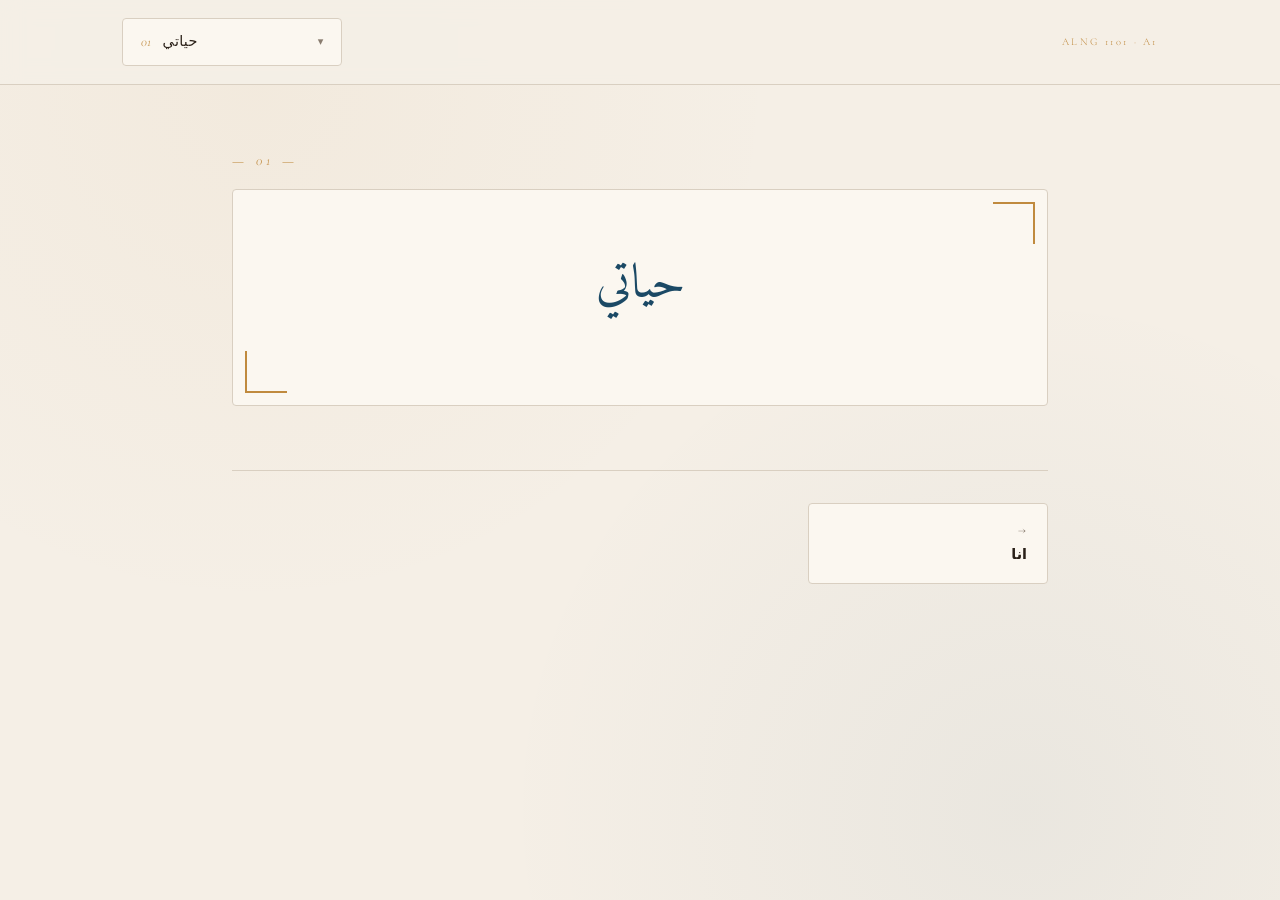
<file: index.html>
<!DOCTYPE html>
<html lang="ar" dir="rtl">

<head>
    <meta charset="UTF-8" />
    <meta name="viewport" content="width=device-width, initial-scale=1.0" />
    <title>Accueil — ALNG 1101</title>
    <link rel="preconnect" href="https://fonts.googleapis.com" />
    <link rel="preconnect" href="https://fonts.gstatic.com" crossorigin />
    <link
        href="https://fonts.googleapis.com/css2?family=Amiri:wght@400;700&family=Cairo:wght@300;400;600;700&family=Cormorant+Garamond:ital,wght@0,400;0,600;1,400&display=swap"
        rel="stylesheet" />
    <link rel="stylesheet" href="styles.css" />
</head>

<body>

    <header class="site-header">
        <div class="header-inner">
            <a href="./index.html" class="brand">
                <span class="brand-tag">ALNG 1101 · A1</span>
            </a>

            <div class="dropdown">
                <button class="dropdown-toggle" aria-expanded="false" aria-haspopup="true">
                    <span class="current-num">01</span>
                    <span class="current-label">Menu</span>
                    <span class="caret">▾</span>
                </button>
                <ul class="dropdown-menu" role="menu">
                    <li><a href="./index.html"><span class="menu-num">01</span><span class="menu-label">حياتي</span></a>
                    </li>
                    <li><a href="./presentation.html"><span class="menu-num">02</span><span
                                class="menu-label">انا</span></a></li>
                    <li><a href="./famille.html"><span class="menu-num">03</span><span
                                class="menu-label">اسرتي</span></a></li>
                    <li><a href="./ami.html"><span class="menu-num">04</span><span class="menu-label">أفضل
                                صديق</span></a></li>
                    <li><a href="./lieux.html"><span class="menu-num">05</span><span class="menu-label">زيارة في
                                مصر</span></a></li>
                    <li><a href="./routine.html"><span class="menu-num">06</span><span
                                class="menu-label">روتين</span></a></li>
                    <li><a href="./depart.html"><span class="menu-num">07</span><span class="menu-label">مع
                                السلامة</span></a></li>
                </ul>
            </div>
        </div>
    </header>

    <main class="main">
        <p class="page-num">— 01 —</p>


        <div class="hero">
            <h3 class="hero-title">
                <!-- Remplace par ton titre arabe -->
                حياتي
            </h3>
        </div>

        <nav class="pager">
            <span class="pager-spacer"></span>
            <a class="next" href="./presentation.html"><span class="pager-label"></span><span
                    class="pager-title">انا</span></a>
        </nav>
    </main>

    <script src="styles.js"></script>
</body>

</html>
</file>
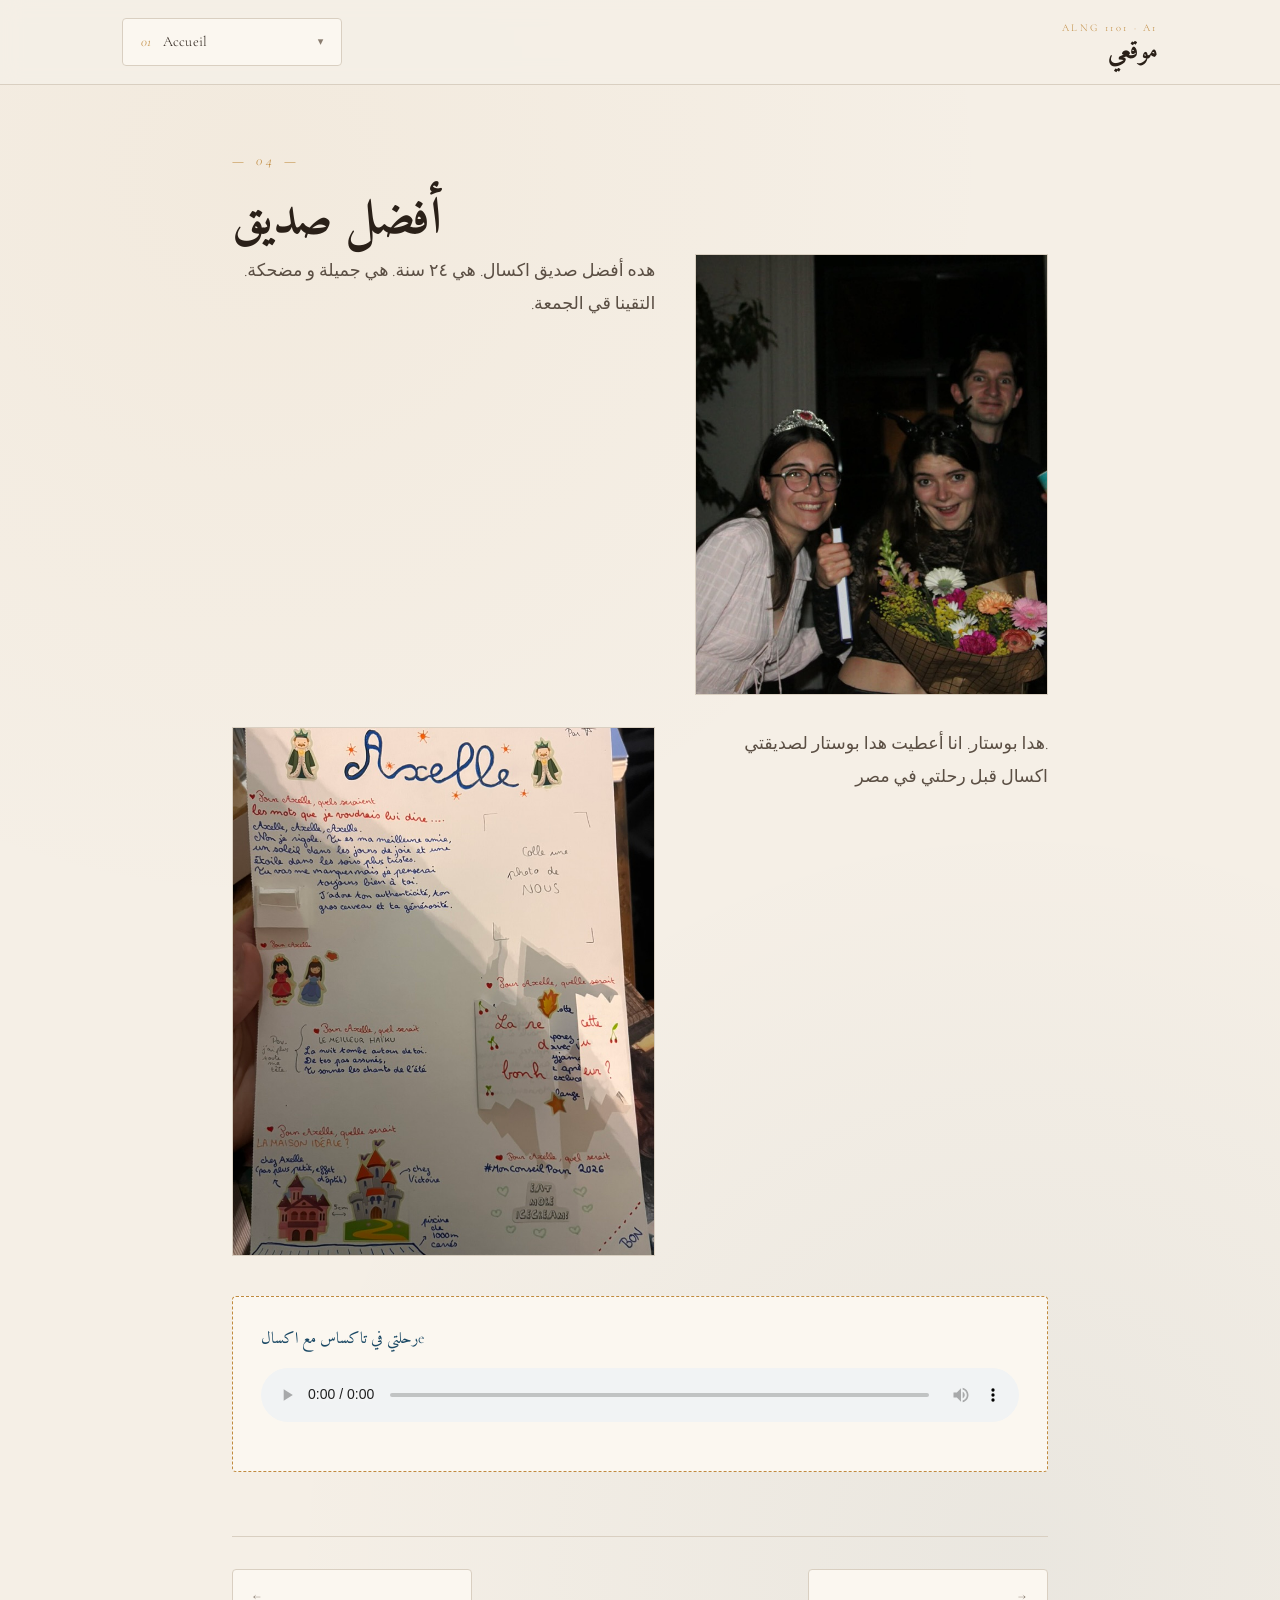
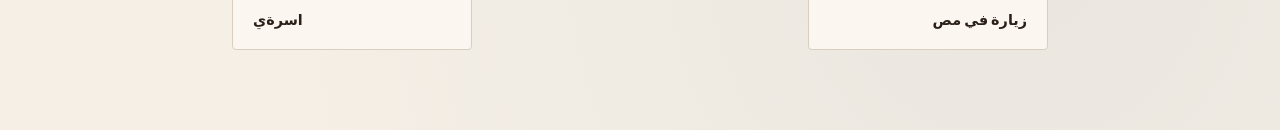
<file: amis.html>
<!DOCTYPE html>
<html lang="ar" dir="rtl">

<head>
    <meta charset="UTF-8" />
    <meta name="viewport" content="width=device-width, initial-scale=1.0" />
    <title>Mon ami(e) — ALNG 1101</title>
    <link rel="preconnect" href="https://fonts.googleapis.com" />
    <link rel="preconnect" href="https://fonts.gstatic.com" crossorigin />
    <link
        href="https://fonts.googleapis.com/css2?family=Amiri:wght@400;700&family=Cairo:wght@300;400;600;700&family=Cormorant+Garamond:ital,wght@0,400;0,600;1,400&display=swap"
        rel="stylesheet" />
    <link rel="stylesheet" href="styles.css" />
</head>

<body>

    <header class="site-header">
        <div class="header-inner">
            <a href="./index.html" class="brand">
                <span class="brand-tag">ALNG 1101 · A1</span>
                <span class="brand-title">موقعي</span>
            </a>

            <div class="dropdown">
                <button class="dropdown-toggle" aria-expanded="false" aria-haspopup="true">
                    <span class="current-num">01</span>
                    <span class="current-label">Accueil</span>
                    <span class="caret">▾</span>
                </button>
                <ul class="dropdown-menu" role="menu">
                    <li><a href="./index.html"><span class="menu-num">01</span><span class="menu-label">حياتي</span></a>
                    </li>
                    <li><a href="./presentation.html"><span class="menu-num">02</span><span
                                class="menu-label">انا</span></a></li>
                    <li><a href="./famille.html"><span class="menu-num">03</span><span
                                class="menu-label">اسرتي</span></a></li>
                    <li><a href="./ami.html"><span class="menu-num">04</span><span class="menu-label">أفضل
                                صديق</span></a></li>
                    <li><a href="./lieux.html"><span class="menu-num">05</span><span class="menu-label">زيارة في
                                مصر</span></a></li>
                    <li><a href="./routine.html"><span class="menu-num">06</span><span
                                class="menu-label">روتين</span></a></li>
                    <li><a href="./depart.html"><span class="menu-num">07</span><span class="menu-label">مع
                                السلامة</span></a></li>
                </ul>
            </div>
        </div>
    </header>

    <main class="main">
        <p class="page-num">— 04 —</p>
        <h2 class="page-title">أفضل صديق</h2>

        <div class="content-grid">
            <div class="photo-frame">
                <img src="./images/photo_with_axelle.jpeg" alt="...">
            </div>
            <div class="text-block">
                <p>
                    هده أفضل صديق اكسال. هي ٢٤ سنة. هي جميلة و مضحكة. التقينا قي الجمعة.
                </p>
            </div>
        </div>

        <div class="content-grid">
            <div class="text-block">
                <p>
                    .هدا بوستار. انا أعطيت هدا بوستار لصديقتي اكسال قبل رحلتي في مصر
                </p>
            </div>
            <div class="photo-frame">
                <img src="./images/poster_axelle.jpeg" alt="...">
            </div>
        </div>

        <div class="audio-block">
            <p class="audio-label">رحلتي في تاكساس مع اكسالe</p>
            <!-- Pour intégrer un audio :
           <audio controls src="./audio/ami.mp3"></audio>  -->
            <audio controls>
                <source src="" type="audio/mpeg" />
                Ton navigateur ne supporte pas l'audio.
            </audio>
            <p class="audio-hint"></p>
        </div>

        <nav class="pager">
            <a class="prev" href="./famille.html"><span class="pager-label"></span><span
                    class="pager-title">اسرةي</span></a>
            <a class="next" href="./lieux.html"><span class="pager-label"></span><span class="pager-title">
                    زيارة في مص </span></a>
        </nav>
    </main>

    <script src="styles.js"></script>
</body>

</html>
</file>
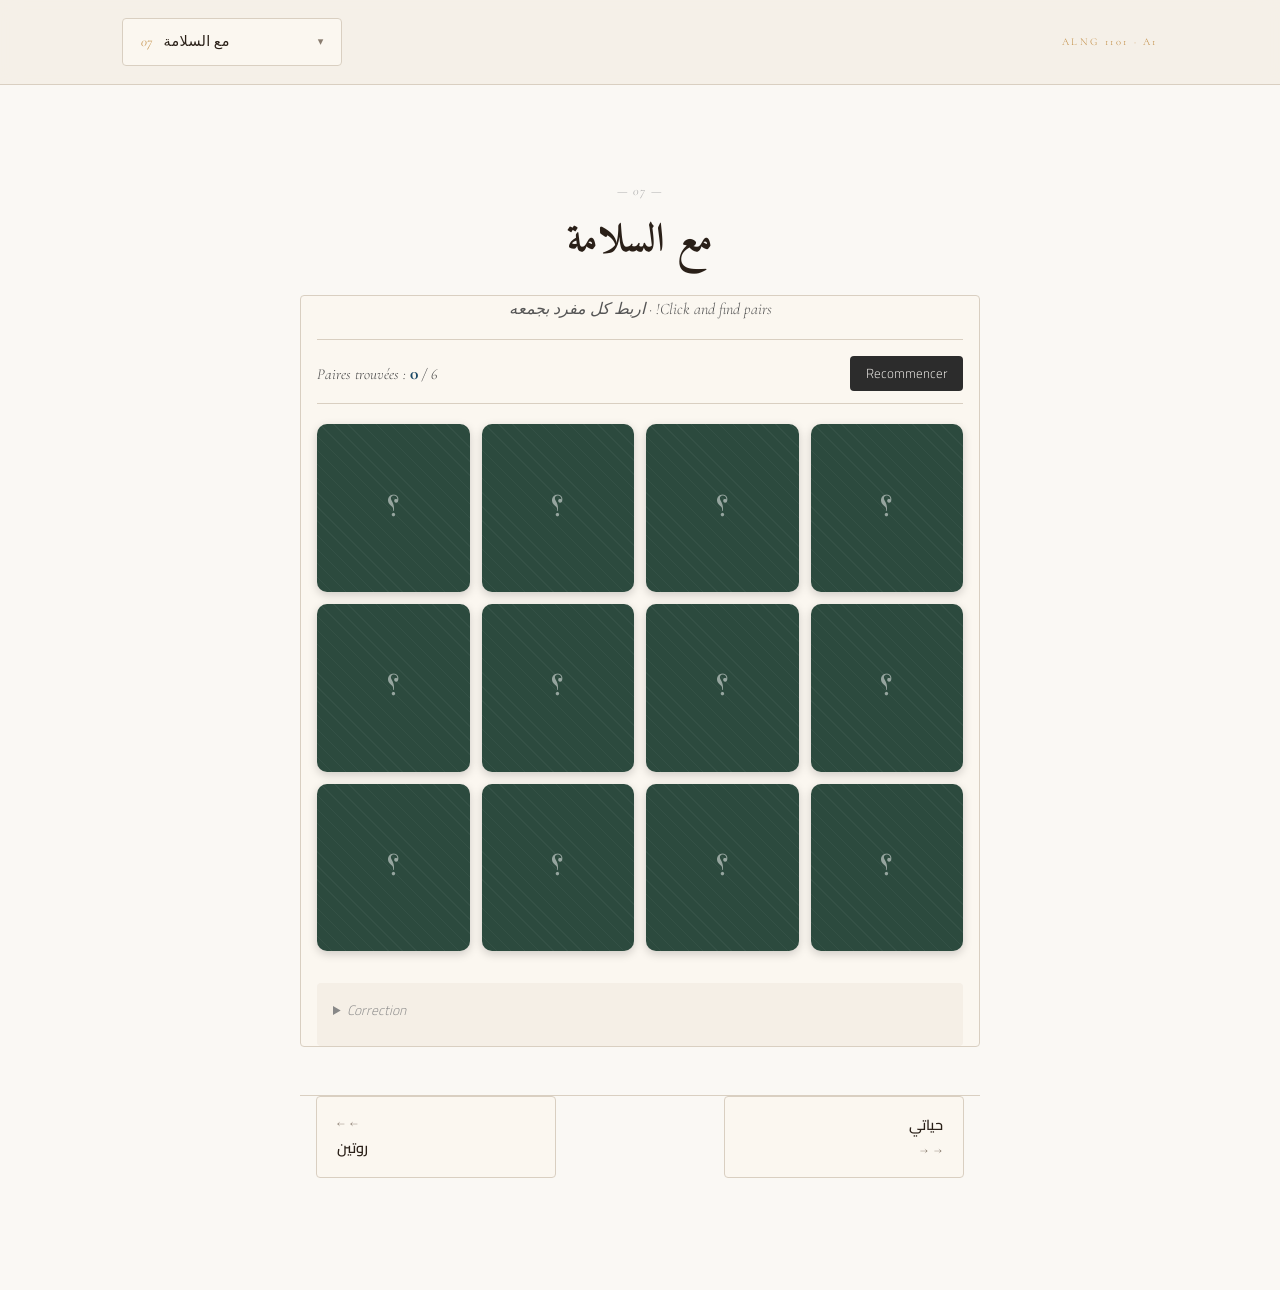
<file: depart.html>
<!DOCTYPE html>
<html lang="ar" dir="rtl">

<head>
    <meta charset="UTF-8" />
    <meta name="viewport" content="width=device-width, initial-scale=1.0" />
    <title>ALNG 1101</title>
    <link rel="preconnect" href="https://fonts.googleapis.com" />
    <link rel="preconnect" href="https://fonts.gstatic.com" crossorigin />
    <link
        href="https://fonts.googleapis.com/css2?family=Amiri:wght@400;700&family=Cairo:wght@300;400;600;700&family=Cormorant+Garamond:ital,wght@0,400;0,600;1,400&display=swap"
        rel="stylesheet" />
    <link rel="stylesheet" href="styles.css" />

    <style>
        /* ── Fallback styles if styles.css is absent ── */
        *, *::before, *::after { box-sizing: border-box; margin: 0; padding: 0; }
        body { font-family: 'Cairo', sans-serif; background: #faf8f4; color: #2c2c2c; direction: rtl; }

        /* ── Game layout ── */
        .game-block { max-width: 680px; margin: 2rem auto; padding: 0 1rem; }
        .game-instruction { text-align: center; margin-bottom: 1rem; font-size: 1rem; color: #555; font-family: 'Cormorant Garamond', serif; font-style: italic; }

        .game-stats {
            display: flex;
            justify-content: space-between;
            align-items: center;
            margin-bottom: 1.25rem;
            font-size: 0.9rem;
        }
        .stat { color: #444; }

        .reset-btn {
            background: #2c2c2c;
            color: #faf8f4;
            border: none;
            padding: 0.4rem 1rem;
            border-radius: 4px;
            cursor: pointer;
            font-family: 'Cairo', sans-serif;
            font-size: 0.82rem;
            transition: background 0.2s;
        }
        .reset-btn:hover { background: #555; }

        /* ── Grid ── */
        .game-grid {
            display: grid;
            grid-template-columns: repeat(4, 1fr);
            gap: 0.75rem;
        }

        /* ── Card ── */
        .card {
            aspect-ratio: 1 / 1.1;
            perspective: 800px;
            cursor: pointer;
        }

        .card-inner {
            position: relative;
            width: 100%;
            height: 100%;
            transform-style: preserve-3d;
            transition: transform 0.45s cubic-bezier(0.4, 0, 0.2, 1);
            border-radius: 10px;
        }

        .card.flipped .card-inner,
        .card.matched .card-inner {
            transform: rotateY(180deg);
        }

        .card-face {
            position: absolute;
            inset: 0;
            border-radius: 10px;
            backface-visibility: hidden;
            display: flex;
            align-items: center;
            justify-content: center;
            padding: 0.5rem;
            text-align: center;
        }

        /* Front = hidden face */
        .card-front {
            background: #2c4a3e;
            background-image: repeating-linear-gradient(
                45deg,
                rgba(255,255,255,0.04) 0px,
                rgba(255,255,255,0.04) 1px,
                transparent 1px,
                transparent 10px
            );
            box-shadow: 0 3px 10px rgba(0,0,0,0.18);
        }
        .card-front::after {
            content: '؟';
            font-family: 'Amiri', serif;
            font-size: 2rem;
            color: rgba(255,255,255,0.5);
        }

        /* Back = word */
        .card-back {
            background: #fff;
            transform: rotateY(180deg);
            box-shadow: 0 3px 10px rgba(0,0,0,0.12);
            border: 2px solid #e8e2d8;
            font-family: 'Amiri', serif;
            font-size: 1.35rem;
            color: #2c2c2c;
            line-height: 1.4;
        }

        /* Singular cards get a subtle warm tint */
        .card[data-type="singular"] .card-back {
            background: #fffbf5;
            border-color: #d4c9a8;
            color: #5a3e1b;
        }
        /* Plural cards get a cool tint */
        .card[data-type="plural"] .card-back {
            background: #f3f7ff;
            border-color: #b0c4de;
            color: #1b3a5a;
        }

        /* Matched state */
        .card.matched .card-back {
            background: #e8f5e9;
            border-color: #81c784;
            color: #2e7d32;
        }

        /* Wrong flash */
        .card.wrong .card-inner {
            animation: shake 0.4s ease;
        }
        @keyframes shake {
            0%, 100% { transform: rotateY(180deg) translateX(0); }
            25% { transform: rotateY(180deg) translateX(-6px); }
            75% { transform: rotateY(180deg) translateX(6px); }
        }

        /* Success banner */
        .game-success {
            margin-top: 1.5rem;
            text-align: center;
            padding: 1rem;
            background: #e8f5e9;
            border-radius: 8px;
            font-size: 1.1rem;
            animation: fadeIn 0.5s ease;
        }
        @keyframes fadeIn { from { opacity: 0; transform: translateY(8px); } to { opacity: 1; transform: translateY(0); } }

        /* Answer key */
        .answer-key {
            margin-top: 2rem;
            font-family: 'Amiri', serif;
            font-size: 1.05rem;
        }
        .answer-key summary {
            cursor: pointer;
            color: #888;
            font-family: 'Cairo', sans-serif;
            font-size: 0.85rem;
            margin-bottom: 0.5rem;
        }
        .answer-key ul { list-style: none; padding-right: 1rem; }
        .answer-key li { padding: 0.25rem 0; border-bottom: 1px solid #eee; }

        /* Pager */
        .pager { display: flex; justify-content: space-between; max-width: 680px; margin: 3rem auto 2rem; padding: 0 1rem; }
        .pager a { text-decoration: none; color: #2c4a3e; font-family: 'Cairo', sans-serif; font-size: 0.9rem; }
        .pager a:hover { text-decoration: underline; }

        /* Page header */
        .page-num { text-align: center; color: #aaa; font-size: 0.8rem; margin-top: 2rem; letter-spacing: 0.1em; }
        .page-title { text-align: center; font-family: 'Amiri', serif; font-size: 2.5rem; margin: 0.25rem 0 1.5rem; }

        /* Responsive */
        @media (max-width: 480px) {
            .game-grid { grid-template-columns: repeat(3, 1fr); gap: 0.5rem; }
            .card-back { font-size: 1.1rem; }
        }
    </style>
</head>

<body>

    <header class="site-header">
        <div class="header-inner">
            <a href="./index.html" class="brand">
                <span class="brand-tag">ALNG 1101 · A1</span>
            </a>

            <div class="dropdown">
                <button class="dropdown-toggle" aria-expanded="false" aria-haspopup="true">
                    <span class="current-num">07</span>
                    <span class="current-label">مع السلامة</span>
                    <span class="caret">▾</span>
                </button>
                <ul class="dropdown-menu" role="menu">
                    <li><a href="./index.html"><span class="menu-num">01</span><span class="menu-label">حياتي</span></a></li>
                    <li><a href="./presentation.html"><span class="menu-num">02</span><span class="menu-label">انا</span></a></li>
                    <li><a href="./famille.html"><span class="menu-num">03</span><span class="menu-label">اسرتي</span></a></li>
                    <li><a href="./ami.html"><span class="menu-num">04</span><span class="menu-label">أفضل صديق</span></a></li>
                    <li><a href="./lieux.html"><span class="menu-num">05</span><span class="menu-label">زيارة في مصر</span></a></li>
                    <li><a href="./routine.html"><span class="menu-num">06</span><span class="menu-label">روتين</span></a></li>
                    <li><a href="./depart.html"><span class="menu-num">07</span><span class="menu-label">مع السلامة</span></a></li>
                </ul>
            </div>
        </div>
    </header>

    <main class="main">
        <p class="page-num">— 07 —</p>
        <h2 class="page-title">مع السلامة</h2>

        <div class="game-block">
            <p class="game-instruction">
                Click and find pairs! · اربط كل مفرد بجمعه
            </p>

            <div class="game-stats">
                <span class="stat">Paires trouvées : <strong id="score">0</strong> / 6</span>
                <button class="reset-btn" id="reset-btn">Recommencer</button>
            </div>

            <div class="game-grid" id="game-grid"></div>

            <div class="game-success" id="game-success" hidden>
                🎉 <strong>Bravo !</strong> Tu as trouvé toutes les paires !
            </div>

            <details class="answer-key">
                <summary>Correction</summary>
                <ul>
                    <li>كِتاب → كُتُب</li>
                    <li>طالِب → طُلّاب</li>
                    <li>بَيت → بُيوت</li>
                    <li>قَلَم → أَقلام</li>
                    <li>وَلَد → أَولاد</li>
                    <li>بِنت → بَنات</li>
                </ul>
            </details>
        </div>

        <nav class="pager">
            <a class="prev" href="routine.html"><span class="pager-label">←</span><span class="pager-title"> روتين</span></a>
            <a class="next" href="index.html"><span class="pager-title">حياتي </span><span class="pager-label">→</span></a>
        </nav>
    </main>

    <script>
    (() => {
        // ── Data ──────────────────────────────────────────────
        const PAIRS = [
            { id: 1, singular: 'كِتاب',  plural: 'كُتُب'  },
            { id: 2, singular: 'طالِب',  plural: 'طُلّاب' },
            { id: 3, singular: 'بَيت',   plural: 'بُيوت'  },
            { id: 4, singular: 'قَلَم',  plural: 'أَقلام' },
            { id: 5, singular: 'وَلَد',  plural: 'أَولاد' },
            { id: 6, singular: 'بِنت',   plural: 'بَنات'  },
        ];

        // ── State ─────────────────────────────────────────────
        let flipped  = [];   // currently face-up (max 2)
        let matched  = new Set();
        let locked   = false;

        // ── DOM refs ──────────────────────────────────────────
        const grid      = document.getElementById('game-grid');
        const scoreEl   = document.getElementById('score');
        const successEl = document.getElementById('game-success');
        const resetBtn  = document.getElementById('reset-btn');

        // ── Shuffle helper ────────────────────────────────────
        function shuffle(arr) {
            const a = [...arr];
            for (let i = a.length - 1; i > 0; i--) {
                const j = Math.floor(Math.random() * (i + 1));
                [a[i], a[j]] = [a[j], a[i]];
            }
            return a;
        }

        // ── Build cards ───────────────────────────────────────
        function buildCards() {
            // Create one card per word (singular + plural = 2 cards per pair)
            const cards = [];
            PAIRS.forEach(p => {
                cards.push({ pairId: p.id, word: p.singular, type: 'singular' });
                cards.push({ pairId: p.id, word: p.plural,   type: 'plural'   });
            });
            return shuffle(cards);
        }

        // ── Render grid ───────────────────────────────────────
        function render() {
            grid.innerHTML = '';
            flipped  = [];
            matched  = new Set();
            locked   = false;
            scoreEl.textContent = '0';
            successEl.hidden = true;

            buildCards().forEach((data, index) => {
                const card = document.createElement('div');
                card.className = 'card';
                card.dataset.pairId = data.pairId;
                card.dataset.type   = data.type;
                card.dataset.index  = index;

                card.innerHTML = `
                    <div class="card-inner">
                        <div class="card-face card-front"></div>
                        <div class="card-face card-back">${data.word}</div>
                    </div>`;

                card.addEventListener('click', () => onCardClick(card));
                grid.appendChild(card);
            });
        }

        // ── Click handler ─────────────────────────────────────
        function onCardClick(card) {
            if (locked) return;
            if (card.classList.contains('flipped')) return;
            if (card.classList.contains('matched')) return;

            card.classList.add('flipped');
            flipped.push(card);

            if (flipped.length === 2) {
                locked = true;
                checkPair();
            }
        }

        // ── Pair check ────────────────────────────────────────
        function checkPair() {
            const [a, b] = flipped;
            const sameId   = a.dataset.pairId === b.dataset.pairId;
            const diffType = a.dataset.type   !== b.dataset.type;

            if (sameId && diffType) {
                // ✅ Match
                setTimeout(() => {
                    a.classList.add('matched');
                    b.classList.add('matched');
                    matched.add(a.dataset.pairId);
                    scoreEl.textContent = matched.size;

                    if (matched.size === PAIRS.length) {
                        successEl.hidden = false;
                    }

                    flipped = [];
                    locked  = false;
                }, 500);
            } else {
                // ❌ No match — shake then flip back
                a.classList.add('wrong');
                b.classList.add('wrong');

                setTimeout(() => {
                    a.classList.remove('flipped', 'wrong');
                    b.classList.remove('flipped', 'wrong');
                    flipped = [];
                    locked  = false;
                }, 900);
            }
        }

        // ── Reset ─────────────────────────────────────────────
        resetBtn.addEventListener('click', render);

        // ── Init ──────────────────────────────────────────────
        render();
    })();
    </script>

</body>
</html>
</file>
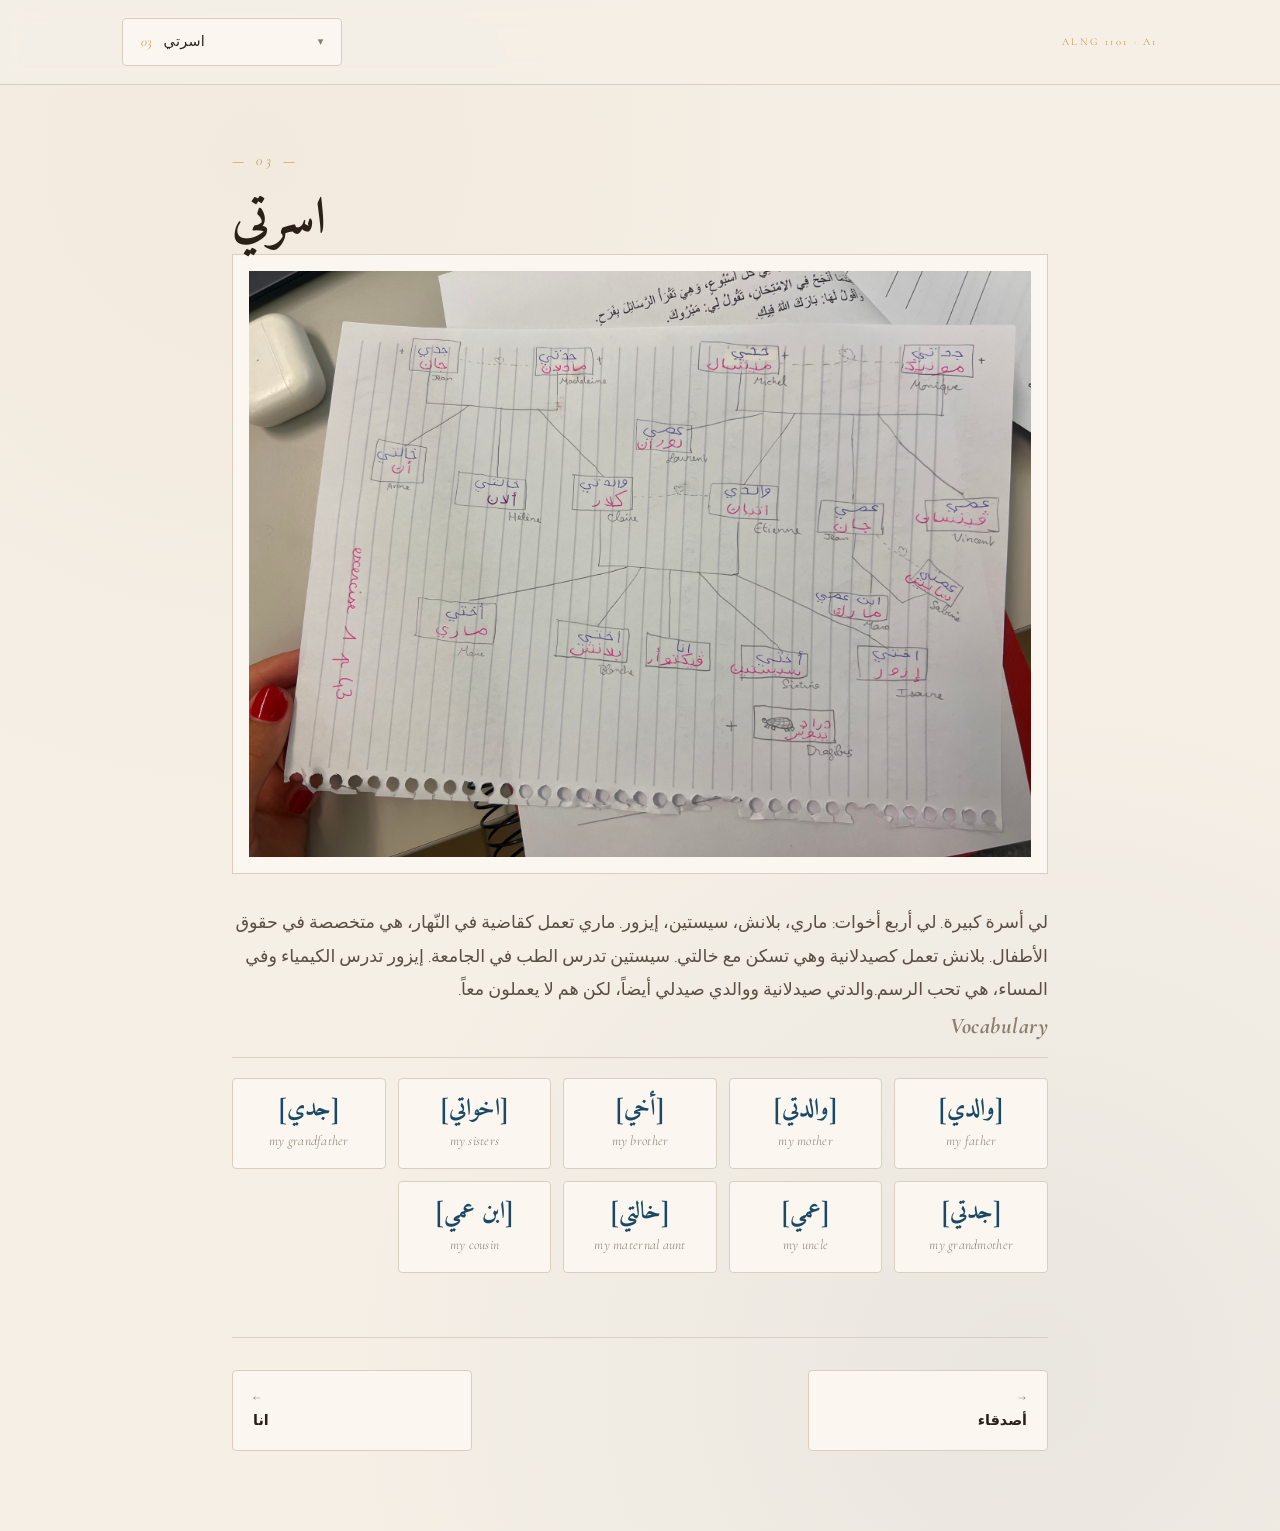
<file: famille.html>
<!DOCTYPE html>
<html lang="ar" dir="rtl">

<head>
    <meta charset="UTF-8" />
    <meta name="viewport" content="width=device-width, initial-scale=1.0" />
    <title>Ma famille — ALNG 1101</title>
    <link rel="preconnect" href="https://fonts.googleapis.com" />
    <link rel="preconnect" href="https://fonts.gstatic.com" crossorigin />
    <link
        href="https://fonts.googleapis.com/css2?family=Amiri:wght@400;700&family=Cairo:wght@300;400;600;700&family=Cormorant+Garamond:ital,wght@0,400;0,600;1,400&display=swap"
        rel="stylesheet" />
    <link rel="stylesheet" href="styles.css" />
</head>

<body>

    <header class="site-header">
        <div class="header-inner">
            <a href="./index.html" class="brand">
                <span class="brand-tag">ALNG 1101 · A1</span>
            </a>

            <div class="dropdown">
                <button class="dropdown-toggle" aria-expanded="false" aria-haspopup="true">
                    <span class="current-num">01</span>
                    <span class="current-label">Accueil</span>
                    <span class="caret">▾</span>
                </button>
                <ul class="dropdown-menu" role="menu">
                    <li><a href="./index.html"><span class="menu-num">01</span><span class="menu-label">حياتي</span></a>
                    </li>
                    <li><a href="./presentation.html"><span class="menu-num">02</span><span
                                class="menu-label">انا</span></a></li>
                    <li><a href="./famille.html"><span class="menu-num">03</span><span
                                class="menu-label">اسرتي</span></a></li>
                    <li><a href="./ami.html"><span class="menu-num">04</span><span class="menu-label">أفضل
                                صديق</span></a></li>
                    <li><a href="./lieux.html"><span class="menu-num">05</span><span class="menu-label">زيارة في
                                مصر</span></a></li>
                    <li><a href="./routine.html"><span class="menu-num">06</span><span
                                class="menu-label">روتين</span></a></li>
                    <li><a href="./depart.html"><span class="menu-num">07</span><span class="menu-label">مع
                                السلامة</span></a></li>
                </ul>
            </div>
        </div>
    </header>

    <main class="main">
        <p class="page-num">— 03 —</p>
        <h2 class="page-title">اسرتي</h2>

        <div class="family-frame">
            <img src="images/family_tree.jpg" alt="Family1 tree">
        </div>

        <div class="text-block">
            <p>
                لي أسرة كبيرة. لي أربع أخوات: ماري، بلانش، سيستين، إيزور. ماري تعمل كقاضية في النّهار، هي متخصصة في
                حقوق الأطفال. بلانش تعمل كصيدلانية وهي تسكن مع خالتي. سيستين تدرس الطب في الجامعة. إيزور تدرس
                الكيمياء وفي المساء، هي تحب الرسم.والدتي صيدلانية ووالدي صيدلي أيضاً، لكن هم لا يعملون معاً.

            </p>
        </div>

        <!-- ============ VOCABULAIRE FAMILLE ============ -->
        <section class="vocab-section">
            <h3 class="vocab-heading">
                <span class="vocab-heading-fr">Vocabulary</span>
            </h3>

            <div class="vocab-grid">
                <div class="vocab-card">
                    <span class="vocab-ar">[والدي]</span>
                    <span class="vocab-fr">my father</span>
                </div>
                <div class="vocab-card">
                    <span class="vocab-ar">[والدتي]</span>
                    <span class="vocab-fr">my mother</span>
                </div>
                <div class="vocab-card">
                    <span class="vocab-ar">[أخي]</span>
                    <span class="vocab-fr">my brother</span>
                </div>
                <div class="vocab-card">
                    <span class="vocab-ar">[اخواتي]</span>
                    <span class="vocab-fr">my sisters</span>
                </div>
                <div class="vocab-card">
                    <span class="vocab-ar">[جدي]</span>
                    <span class="vocab-fr">my grandfather</span>
                </div>
                <div class="vocab-card">
                    <span class="vocab-ar">[جدتي]</span>
                    <span class="vocab-fr">my grandmother</span>
                </div>
                <div class="vocab-card">
                    <span class="vocab-ar">[عمي]</span>
                    <span class="vocab-fr">my uncle</span>
                </div>
                <div class="vocab-card">
                    <span class="vocab-ar">[خالتي]</span>
                    <span class="vocab-fr">my maternal aunt</span>
                </div>
                <div class="vocab-card">
                    <span class="vocab-ar">[ابن عمي]</span>
                    <span class="vocab-fr">my cousin</span>
                </div>
            </div>
        </section>

        <nav class="pager">
            <a class="prev" href="./presentation.html"><span class="pager-label"></span><span
                    class="pager-title">انا</span></a>
            <a class="next" href="./amis.html"><span class="pager-label"></span><span class="pager-title">أصدقاء
                </span></a>
        </nav>
    </main>

    <script src="styles.js"></script>
</body>

</html>
</file>
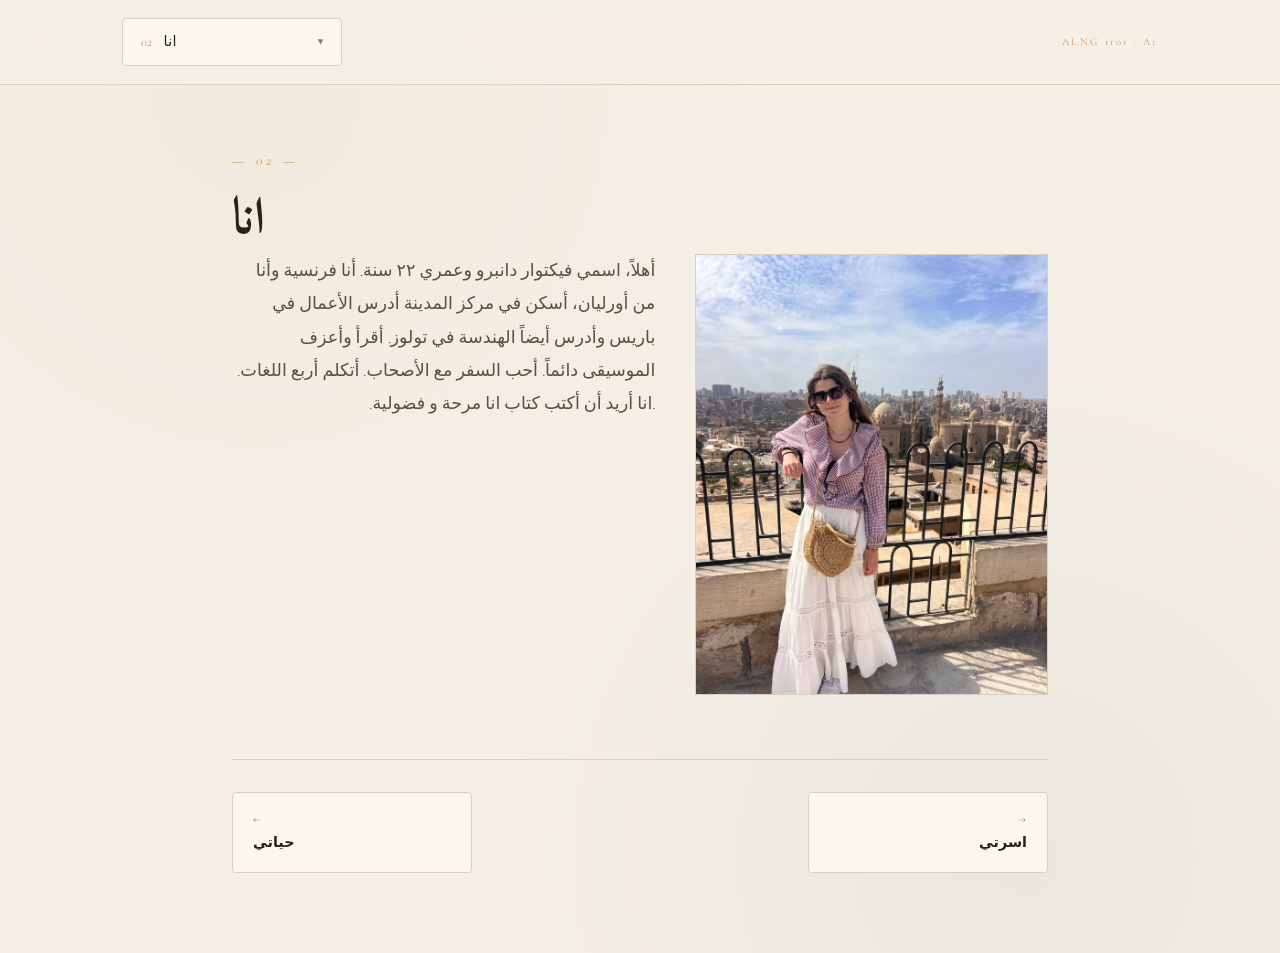
<file: presentation.html>
<!DOCTYPE html>
<html lang="ar" dir="rtl">

<head>
    <meta charset="UTF-8" />
    <meta name="viewport" content="width=device-width, initial-scale=1.0" />
    <title>Présentation — ALNG 1101</title>
    <link rel="preconnect" href="https://fonts.googleapis.com" />
    <link rel="preconnect" href="https://fonts.gstatic.com" crossorigin />
    <link
        href="https://fonts.googleapis.com/css2?family=Amiri:wght@400;700&family=Cairo:wght@300;400;600;700&family=Cormorant+Garamond:ital,wght@0,400;0,600;1,400&display=swap"
        rel="stylesheet" />
    <link rel="stylesheet" href="styles.css" />
</head>

<body>

    <header class="site-header">
        <div class="header-inner">
            <a href="./index.html" class="brand">
                <span class="brand-tag">ALNG 1101 · A1</span>
            </a>

            <div class="dropdown">
                <button class="dropdown-toggle" aria-expanded="false" aria-haspopup="true">
                    <span class="current-num">01</span>
                    <span class="current-label">Accueil</span>
                    <span class="caret">▾</span>
                </button>
                <ul class="dropdown-menu" role="menu">
                    <li><a href="./index.html"><span class="menu-num">01</span><span class="menu-label">حياتي</span></a>
                    </li>
                    <li><a href="./presentation.html"><span class="menu-num">02</span><span
                                class="menu-label">انا</span></a></li>
                    <li><a href="./famille.html"><span class="menu-num">03</span><span
                                class="menu-label">اسرتي</span></a></li>
                    <li><a href="./ami.html"><span class="menu-num">04</span><span class="menu-label">أفضل
                                صديق</span></a></li>
                    <li><a href="./lieux.html"><span class="menu-num">05</span><span class="menu-label">زيارة في
                                مصر</span></a></li>
                    <li><a href="./routine.html"><span class="menu-num">06</span><span
                                class="menu-label">روتين</span></a></li>
                    <li><a href="./depart.html"><span class="menu-num">07</span><span class="menu-label">مع
                                السلامة</span></a></li>
                </ul>
            </div>
        </div>
    </header>

    <main class="main">
        <p class="page-num">— 02 —</p>
        <h2 class="page-title">انا</h2>

        <div class="content-grid">
            <div class="photo-frame">
                <img src="./images/victoire.jpeg" alt="photo de moi">
            </div>
            <div class="text-block">
                <p>
                    أهلاً، اسمي فيكتوار دانبرو وعمري ٢٢ سنة. أنا فرنسية وأنا من أورليان، أسكن في مركز المدينة
                    أدرس الأعمال في باريس وأدرس أيضاً الهندسة في تولوز.
                    أقرأ وأعزف الموسيقى دائماً. أحب السفر مع الأصحاب. أتكلم أربع اللغات.
                    .انا أريد أن أكتب كتاب
                    انا مرحة و فضولية.

                </p>
            </div>
        </div>

        <nav class="pager">
            <a class="prev" href="./index.html"><span class="pager-label"></span><span
                    class="pager-title">حياتي</span></a>
            <a class="next" href="./famille.html"><span class="pager-label"></span><span class="pager-title">
                    اسرتي</span></a>
        </nav>
    </main>

    <script src="styles.js"></script>
</body>

</html>
</file>
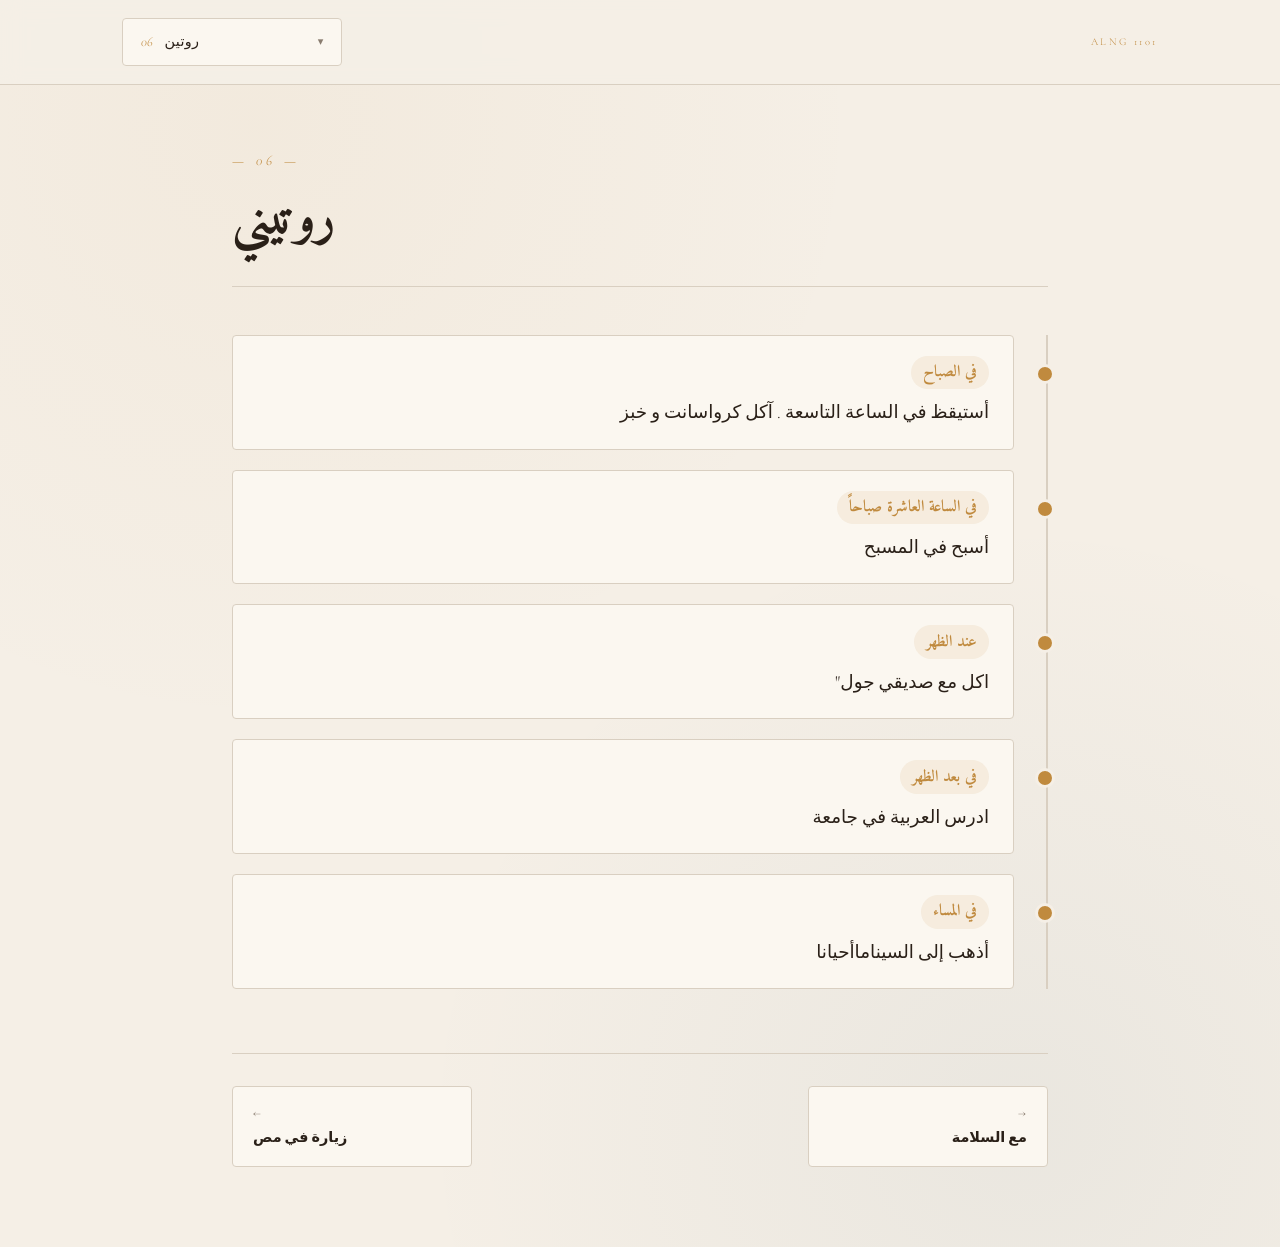
<file: routine.html>
<!DOCTYPE html>
<html lang="ar" dir="rtl">

<head>
    <meta charset="UTF-8" />
    <meta name="viewport" content="width=device-width, initial-scale=1.0" />
    <title>Routine quotidienne — ALNG 1101</title>
    <link rel="preconnect" href="https://fonts.googleapis.com" />
    <link rel="preconnect" href="https://fonts.gstatic.com" crossorigin />
    <link
        href="https://fonts.googleapis.com/css2?family=Amiri:wght@400;700&family=Cairo:wght@300;400;600;700&family=Cormorant+Garamond:ital,wght@0,400;0,600;1,400&display=swap"
        rel="stylesheet" />
    <link rel="stylesheet" href="styles.css" />
</head>

<body>

    <header class="site-header">
        <div class="header-inner">
            <a href="./index.html" class="brand">
                <span class="brand-tag">ALNG 1101</span>
            </a>

            <div class="dropdown">
                <button class="dropdown-toggle" aria-expanded="false" aria-haspopup="true">
                    <span class="current-num">01</span>
                    <span class="current-label">Accueil</span>
                    <span class="caret">▾</span>
                </button>
                <ul class="dropdown-menu" role="menu">
                    <li><a href="./index.html"><span class="menu-num">01</span><span class="menu-label">حياتي</span></a>
                    </li>
                    <li><a href="./presentation.html"><span class="menu-num">02</span><span
                                class="menu-label">انا</span></a></li>
                    <li><a href="./famille.html"><span class="menu-num">03</span><span
                                class="menu-label">اسرتي</span></a></li>
                    <li><a href="./ami.html"><span class="menu-num">04</span><span class="menu-label">أفضل
                                صديق</span></a></li>
                    <li><a href="./lieux.html"><span class="menu-num">05</span><span class="menu-label">زيارة في
                                مصر</span></a></li>
                    <li><a href="./routine.html"><span class="menu-num">06</span><span
                                class="menu-label">روتين</span></a></li>
                    <li><a href="./depart.html"><span class="menu-num">07</span><span class="menu-label">مع
                                السلامة</span></a></li>
                </ul>
            </div>
        </div>
    </header>

    <main class="main">
        <p class="page-num">— 06 —</p>
        <h2 class="page-title">روتيني</h2>
        <p class="page-hint"></p>

        <div class="timeline">
            <div class="timeline-step">
                <span class="timeline-time">في الصباح</span>
                <p class="timeline-text"> أستيقظ في الساعة التاسعة . آكل كرواسانت و خبز</p>
            </div>
            <div class="timeline-step">
                <span class="timeline-time">في الساعة العاشرة صباحاً</span>
                <p class="timeline-text">أسبح في المسبح</p>
            </div>
            <div class="timeline-step">
                <span class="timeline-time">عند الظهر</span>
                <p class="timeline-text">اكل مع صديقي جول"</p>
            </div>
            <div class="timeline-step">
                <span class="timeline-time">في بعد الظهر</span>
                <p class="timeline-text">ادرس العربية في جامعة </p>
            </div>
            <div class="timeline-step">
                <span class="timeline-time">في المساء </span>
                <p class="timeline-text"> أذهب إلى السيناماأحيانا</p>
            </div>
        </div>

        <nav class="pager">
            <a class="prev" href="lieux.html"><span class="pager-label"></span><span class="pager-title">
                    زيارة في مص </span></a>
            <a class="next" href="depart.html"><span class="pager-label"></span><span class="pager-title">مع
                    السلامة</span></a>
        </nav>
    </main>

    <script src="styles.js"></script>
</body>

</html>
</file>
<file: styles.css>
/* =========================================================
   VARIABLES
   ========================================================= */
:root {
    --bg: #f5efe6;
    --bg-card: #fbf7f0;
    --ink: #2a2018;
    --ink-soft: #5b4f44;
    --ink-mute: #8a7d70;
    --line: #d9cfc1;
    --line-soft: #e8e0d3;
    --teal: #1b4965;
    --teal-soft: #2d6a8f;
    --gold: #c08a3e;
    --gold-soft: #d4a24c;
    --accent: #9b3a2a;

    --font-display: "Cormorant Garamond", "Amiri", serif;
    --font-arabic-display: "Amiri", serif;
    --font-body: "Tajawal", "Cormorant Garamond", system-ui, sans-serif;

    --header-h: 84px;
    --radius: 4px;
    --shadow: 0 1px 2px rgba(42, 32, 24, 0.04),
        0 8px 24px rgba(42, 32, 24, 0.06);
}

* {
    box-sizing: border-box;
    margin: 0;
    padding: 0;
}

html,
body {
    min-height: 100%;
}

body {
    font-family: var(--font-body);
    font-weight: 300;
    background: var(--bg);
    color: var(--ink);
    line-height: 1.7;
    background-image:
        radial-gradient(circle at 20% 10%, rgba(192, 138, 62, 0.05), transparent 40%),
        radial-gradient(circle at 80% 90%, rgba(27, 73, 101, 0.05), transparent 40%);
}

a {
    color: inherit;
    text-decoration: none;
}

button {
    font: inherit;
    cursor: pointer;
}

/* =========================================================
   HEADER + DROPDOWN
   ========================================================= */
.site-header {
    position: sticky;
    top: 0;
    z-index: 50;
    background: rgba(245, 239, 230, 0.92);
    backdrop-filter: blur(10px);
    -webkit-backdrop-filter: blur(10px);
    border-bottom: 1px solid var(--line);
}

.header-inner {
    max-width: 1100px;
    margin: 0 auto;
    height: var(--header-h);
    padding: 0 2rem;
    display: flex;
    align-items: center;
    justify-content: space-between;
    gap: 2rem;
}

/* BRAND (titre du site) */
.brand {
    display: flex;
    flex-direction: column;
    gap: 0.15rem;
    text-align: right;
}

.brand-tag {
    font-family: var(--font-body);
    font-size: 0.65rem;
    letter-spacing: 0.25em;
    text-transform: uppercase;
    color: var(--gold);
    direction: ltr;
}

.brand-title {
    font-family: var(--font-arabic-display);
    font-size: 1.6rem;
    font-weight: 700;
    color: var(--ink);
    line-height: 1;
}

/* DROPDOWN */
.dropdown {
    position: relative;
}

.dropdown-toggle {
    display: flex;
    align-items: center;
    gap: 0.75rem;
    padding: 0.65rem 1.1rem;
    background: var(--bg-card);
    border: 1px solid var(--line);
    border-radius: var(--radius);
    font-family: var(--font-body);
    font-size: 0.9rem;
    color: var(--ink);
    transition: all 0.25s;
    direction: ltr;
    min-width: 220px;
}

.dropdown-toggle:hover {
    border-color: var(--gold);
    background: #fff;
}

.dropdown-toggle .current-num {
    font-family: var(--font-display);
    font-style: italic;
    color: var(--gold);
    font-size: 0.85rem;
}

.dropdown-toggle .current-label {
    flex: 1;
    text-align: left;
    letter-spacing: 0.02em;
}

.dropdown-toggle .caret {
    color: var(--ink-mute);
    font-size: 0.7rem;
    transition: transform 0.25s;
}

.dropdown.open .caret {
    transform: rotate(180deg);
}

/* MENU */
.dropdown-menu {
    position: absolute;
    top: calc(100% + 6px);
    left: 0;
    width: 100%;
    min-width: 260px;
    background: var(--bg-card);
    border: 1px solid var(--line);
    border-radius: var(--radius);
    box-shadow: var(--shadow);
    list-style: none;
    padding: 0.4rem;
    opacity: 0;
    visibility: hidden;
    transform: translateY(-8px);
    transition: all 0.2s ease;
    direction: ltr;
}

.dropdown.open .dropdown-menu {
    opacity: 1;
    visibility: visible;
    transform: translateY(0);
}

.dropdown-menu li a {
    display: flex;
    align-items: baseline;
    gap: 0.85rem;
    padding: 0.55rem 0.75rem;
    border-radius: 2px;
    transition: all 0.15s;
}

.dropdown-menu li a:hover {
    background: rgba(192, 138, 62, 0.1);
}

.dropdown-menu li a.active {
    background: var(--teal);
    color: var(--bg-card);
}

.dropdown-menu li a.active .menu-num {
    color: var(--gold-soft);
}

.menu-num {
    font-family: var(--font-display);
    font-style: italic;
    font-size: 0.8rem;
    color: var(--ink-mute);
    min-width: 1.6rem;
}

.menu-label {
    font-size: 0.9rem;
}

/* =========================================================
   MAIN PAGE LAYOUT
   ========================================================= */
.main {
    max-width: 880px;
    margin: 0 auto;
    padding: 4rem 2rem 5rem;
}

.page-num {
    font-family: var(--font-display);
    font-style: italic;
    font-size: 0.9rem;
    color: var(--gold);
    letter-spacing: 0.3em;
    margin-bottom: 1rem;
    direction: ltr;
}

.page-title {
    font-family: var(--font-display);
    font-size: clamp(2.25rem, 4vw, 3.25rem);
    font-weight: 600;
    color: var(--ink);
    line-height: 1.1;
    margin-bottom: 0.5rem;
    direction: ltr;
    text-align: left;
}

.page-hint {
    font-family: var(--font-display);
    font-style: italic;
    font-size: 1rem;
    color: var(--ink-mute);
    margin-bottom: 3rem;
    padding-bottom: 2rem;
    border-bottom: 1px solid var(--line);
    direction: ltr;
    text-align: left;
}

/* =========================================================
   COMPONENTS RÉUTILISABLES
   ========================================================= */

/* Hero (page d'accueil) */
.hero {
    text-align: center;
    padding: 4rem 2rem;
    background: var(--bg-card);
    border: 1px solid var(--line);
    border-radius: var(--radius);
    position: relative;
}

.hero::before,
.hero::after {
    content: "";
    position: absolute;
    width: 40px;
    height: 40px;
    border: 2px solid var(--gold);
}

.hero::before {
    top: 12px;
    right: 12px;
    border-bottom: none;
    border-left: none;
}

.hero::after {
    bottom: 12px;
    left: 12px;
    border-top: none;
    border-right: none;
}

.hero-title {
    font-family: var(--font-arabic-display);
    font-size: clamp(2rem, 4vw, 3rem);
    font-weight: 400;
    color: var(--teal);
    margin-bottom: 1.5rem;
    line-height: 1.3;
}

.hero-welcome {
    font-family: var(--font-body);
    font-size: 1.25rem;
    color: var(--ink-soft);
    max-width: 600px;
    margin: 0 auto;
}

/* Photo + texte */
.content-grid {
    display: grid;
    grid-template-columns: 1fr 1.2fr;
    gap: 2.5rem;
    margin-bottom: 2rem;
}

.photo-frame {
    aspect-ratio: 4 / 5;
    background: var(--bg-card);
    border: 1px solid var(--line);
    display: flex;
    align-items: center;
    justify-content: center;
    color: var(--ink-mute);
    font-family: var(--font-display);
    font-style: italic;
    overflow: hidden;
}

.photo-frame img {
    width: 100%;
    height: 100%;
    object-fit: cover;
}

.text-block {
    font-size: 1.1rem;
    line-height: 1.9;
    color: var(--ink-soft);
}

/* Family frame */
.family-frame {
    width: 100%;
    background: var(--bg-card);
    border: 1px solid var(--line);
    display: flex;
    align-items: center;
    justify-content: center;
    color: var(--ink-mute);
    font-family: var(--font-display);
    font-style: italic;
    margin-bottom: 2rem;
    padding: 1rem;
}

.family-frame img {
    max-width: 100%;
    height: auto;
    display: block;
}

.labels-grid {
    display: grid;
    grid-template-columns: repeat(auto-fit, minmax(160px, 1fr));
    gap: 1rem;
}

.label-card {
    padding: 1.25rem 1rem;
    background: var(--bg-card);
    border: 1px solid var(--line);
    border-radius: var(--radius);
    text-align: center;
    transition: all 0.3s;
}

.label-card:hover {
    border-color: var(--gold);
    transform: translateY(-2px);
}

.label-role {
    display: block;
    font-family: var(--font-display);
    font-style: italic;
    font-size: 0.85rem;
    color: var(--ink-mute);
    margin-bottom: 0.5rem;
    direction: ltr;
}

.label-ar {
    display: block;
    font-family: var(--font-arabic-display);
    font-size: 1.5rem;
    color: var(--teal);
    font-weight: 700;
}

/* Paragraphe */
.paragraph-block {
    background: var(--bg-card);
    border-right: 3px solid var(--gold);
    padding: 2rem 2.5rem;
    font-size: 1.15rem;
    line-height: 2;
    border-radius: var(--radius);
}

/* Audio */
.audio-block {
    margin-top: 2.5rem;
    padding: 1.75rem;
    background: var(--bg-card);
    border: 1px dashed var(--gold);
    border-radius: var(--radius);
}

.audio-label {
    font-family: var(--font-display);
    font-size: 1rem;
    color: var(--teal);
    margin-bottom: 1rem;
    direction: ltr;
}

.audio-block audio {
    width: 100%;
    direction: ltr;
}

.audio-hint {
    margin-top: 0.75rem;
    font-family: var(--font-display);
    font-style: italic;
    font-size: 0.85rem;
    color: var(--ink-mute);
    direction: ltr;
}

/* Places + Community grid */
.places-grid,
.community-grid {
    display: grid;
    grid-template-columns: repeat(auto-fit, minmax(220px, 1fr));
    gap: 1.5rem;
}

.place-card,
.community-card {
    background: var(--bg-card);
    border: 1px solid var(--line);
    overflow: hidden;
    transition: all 0.3s;
}

.place-card:hover,
.community-card:hover {
    transform: translateY(-3px);
    box-shadow: var(--shadow);
}

.place-img,
.community-img {
    aspect-ratio: 4 / 3;
    background: var(--line-soft);
    display: flex;
    align-items: center;
    justify-content: center;
    color: var(--ink-mute);
    font-family: var(--font-display);
    font-style: italic;
    font-size: 0.9rem;
    overflow: hidden;
}

.place-img img,
.community-img img {
    width: 100%;
    height: 100%;
    object-fit: cover;
}

.place-card figcaption,
.community-card figcaption {
    padding: 1rem 1.25rem;
    font-size: 1rem;
    color: var(--ink-soft);
    border-top: 1px solid var(--line-soft);
}

/* Mots préférés */
.words-list {
    list-style: none;
    display: flex;
    flex-direction: column;
    gap: 1rem;
    counter-reset: word;
}

.word-item {
    background: var(--bg-card);
    padding: 1.5rem 1.75rem;
    border-right: 3px solid var(--gold);
    border-radius: var(--radius);
    display: grid;
    grid-template-columns: auto 1fr;
    gap: 0.5rem 1.5rem;
    align-items: baseline;
    position: relative;
    counter-increment: word;
}

.word-item::before {
    content: counter(word, decimal-leading-zero);
    position: absolute;
    top: 0.75rem;
    left: 1rem;
    font-family: var(--font-display);
    font-style: italic;
    font-size: 0.85rem;
    color: var(--gold);
    direction: ltr;
}

.word-ar {
    font-family: var(--font-arabic-display);
    font-size: 2rem;
    font-weight: 700;
    color: var(--teal);
    grid-row: 1;
}

.word-meaning {
    font-family: var(--font-display);
    font-style: italic;
    color: var(--ink-soft);
    font-size: 1rem;
    direction: ltr;
    grid-row: 1;
}

.word-example {
    grid-column: 1 / -1;
    font-size: 1.05rem;
    color: var(--ink-soft);
    padding-top: 0.5rem;
    border-top: 1px dashed var(--line);
    margin-top: 0.5rem;
}

/* Jeu */
.game-block {
    background: var(--bg-card);
    padding: 2rem;
    border: 1px solid var(--line);
    border-radius: var(--radius);
}

.game-instruction {
    font-size: 1.1rem;
    color: var(--ink-soft);
    margin-bottom: 1.5rem;
    padding-bottom: 1rem;
    border-bottom: 1px solid var(--line);
}

.game-grid {
    display: grid;
    grid-template-columns: repeat(auto-fit, minmax(140px, 1fr));
    gap: 0.75rem;
    margin-bottom: 1.5rem;
}

.game-card {
    padding: 1.5rem 1rem;
    background: var(--bg);
    border: 1px solid var(--line);
    border-radius: var(--radius);
    text-align: center;
    cursor: pointer;
    transition: all 0.25s;
    font-family: var(--font-arabic-display);
    font-size: 1.4rem;
    color: var(--teal);
}

.game-card:hover {
    border-color: var(--gold);
    background: var(--bg-card);
    transform: scale(1.03);
}

.game-card.matched {
    background: var(--teal);
    color: var(--bg-card);
    border-color: var(--teal);
}

.answer-key {
    margin-top: 1rem;
    padding: 1rem;
    background: var(--bg);
    border-radius: var(--radius);
}

.answer-key summary {
    cursor: pointer;
    font-family: var(--font-display);
    font-style: italic;
    color: var(--accent);
    direction: ltr;
}

.answer-key ul {
    margin-top: 0.75rem;
    padding-right: 1.25rem;
    color: var(--ink-soft);
}

.external-link {
    margin-top: 1rem;
    font-family: var(--font-display);
    font-style: italic;
    color: var(--ink-mute);
    direction: ltr;
}

.external-link a {
    color: var(--teal);
    text-decoration: underline;
    text-underline-offset: 3px;
}

/* Timeline */
.timeline {
    position: relative;
    padding-right: 2rem;
    border-right: 2px solid var(--line);
}

.timeline-step {
    position: relative;
    padding: 1.25rem 1.5rem;
    margin-bottom: 1.25rem;
    background: var(--bg-card);
    border: 1px solid var(--line);
    border-radius: var(--radius);
    transition: all 0.3s;
}

.timeline-step::before {
    content: "";
    position: absolute;
    top: 1.75rem;
    right: -2.6rem;
    width: 14px;
    height: 14px;
    background: var(--gold);
    border: 3px solid var(--bg);
    border-radius: 50%;
}

.timeline-step:hover {
    transform: translateX(-4px);
    border-color: var(--gold);
}

.timeline-time {
    display: inline-block;
    font-family: var(--font-arabic-display);
    font-size: 1rem;
    font-weight: 700;
    color: var(--gold);
    background: rgba(192, 138, 62, 0.1);
    padding: 0.2rem 0.75rem;
    border-radius: 100px;
    margin-bottom: 0.5rem;
}

.timeline-text {
    font-size: 1.15rem;
    color: var(--ink);
}

/* Reflection */
.reflection {
    margin-top: 2rem;
    padding: 1.75rem 2rem;
    background: var(--bg-card);
    border: 1px solid var(--line);
    border-radius: var(--radius);
}

.reflection h4 {
    font-family: var(--font-display);
    font-style: italic;
    font-size: 1.25rem;
    color: var(--teal);
    margin-bottom: 0.75rem;
    direction: ltr;
}

.reflection p {
    color: var(--ink-soft);
}

/* AI note */
.ai-note {
    margin-top: 2rem;
    padding: 1rem 1.25rem;
    background: rgba(155, 58, 42, 0.06);
    border-right: 3px solid var(--accent);
    border-radius: var(--radius);
    font-family: var(--font-display);
    font-style: italic;
    font-size: 0.95rem;
    color: var(--ink-soft);
    direction: ltr;
    text-align: left;
}

.ai-note strong {
    color: var(--accent);
    font-style: normal;
    font-family: var(--font-body);
    font-weight: 600;
}

/* =========================================================
   PAGINATION (prev / next entre pages)
   ========================================================= */
.pager {
    margin-top: 4rem;
    padding-top: 2rem;
    border-top: 1px solid var(--line);
    display: flex;
    justify-content: space-between;
    gap: 1rem;
    direction: ltr;
}

.pager a {
    flex: 1;
    max-width: 240px;
    padding: 1rem 1.25rem;
    background: var(--bg-card);
    border: 1px solid var(--line);
    border-radius: var(--radius);
    font-family: var(--font-body);
    font-size: 0.9rem;
    color: var(--ink-soft);
    transition: all 0.25s;
    display: flex;
    flex-direction: column;
    gap: 0.15rem;
}

.pager a:hover {
    border-color: var(--gold);
    color: var(--ink);
    transform: translateY(-2px);
}

.pager .pager-label {
    font-family: var(--font-display);
    font-style: italic;
    font-size: 0.75rem;
    color: var(--ink-mute);
    letter-spacing: 0.1em;
    text-transform: uppercase;
}

.pager .pager-title {
    font-weight: 600;
    color: var(--ink);
}

.pager .next {
    text-align: right;
    margin-left: auto;
}

.pager .next .pager-label::after {
    content: " →";
}

.pager .prev .pager-label::before {
    content: "← ";
}

.pager-spacer {
    flex: 1;
    max-width: 240px;
}

/* =========================================================
   MOBILE
   ========================================================= */
@media (max-width: 700px) {
    .header-inner {
        padding: 0 1rem;
        gap: 0.75rem;
    }

    .brand-tag {
        display: none;
    }

    .brand-title {
        font-size: 1.3rem;
    }

    .dropdown-toggle {
        min-width: 0;
        padding: 0.5rem 0.75rem;
    }

    .dropdown-toggle .current-label {
        font-size: 0.85rem;
    }

    .dropdown-menu {
        right: 0;
        left: auto;
        width: 240px;
    }

    .main {
        padding: 2.5rem 1.25rem 3rem;
    }

    .content-grid {
        grid-template-columns: 1fr;
    }

    .page-title {
        font-size: 2rem;
    }

    .pager {
        flex-direction: column;
    }

    .pager a,
    .pager-spacer {
        max-width: none;
    }
}

/* =========================================================
   VOCAB SECTION (page famille)
   ========================================================= */
.vocab-section {
    margin-bottom: 2.5rem;
}

.vocab-heading {
    display: flex;
    align-items: baseline;
    justify-content: space-between;
    gap: 1rem;
    margin-bottom: 1.25rem;
    padding-bottom: 0.75rem;
    border-bottom: 1px solid var(--line);
}

.vocab-heading-fr {
    font-family: var(--font-display);
    font-style: italic;
    font-size: 1.4rem;
    color: var(--ink-mute);
    letter-spacing: 0.02em;
    direction: ltr;
}

.vocab-heading-ar {
    font-family: var(--font-arabic-display);
    font-size: 1.6rem;
    font-weight: 700;
    color: var(--teal);
}

.vocab-grid {
    display: grid;
    grid-template-columns: repeat(auto-fit, minmax(140px, 1fr));
    gap: 0.75rem;
}

.vocab-card {
    display: flex;
    flex-direction: column;
    align-items: center;
    justify-content: center;
    gap: 0.35rem;
    padding: 1rem 0.75rem;
    background: var(--bg-card);
    border: 1px solid var(--line);
    border-radius: var(--radius);
    transition: all 0.25s ease;
    text-align: center;
}

.vocab-card:hover {
    border-color: var(--gold);
    background: #fff;
    transform: translateY(-2px);
    box-shadow: var(--shadow);
}

.vocab-ar {
    font-family: var(--font-arabic-display);
    font-size: 1.5rem;
    font-weight: 700;
    color: var(--teal);
    line-height: 1.2;
}

.vocab-fr {
    font-family: var(--font-display);
    font-style: italic;
    font-size: 0.85rem;
    color: var(--ink-mute);
    letter-spacing: 0.02em;
    direction: ltr;
}


/* Stats du jeu */
.game-stats {
    display: flex;
    align-items: center;
    justify-content: space-between;
    margin-bottom: 1.25rem;
    padding-bottom: 0.75rem;
    border-bottom: 1px solid var(--line);
    direction: ltr;
}

.stat {
    font-family: var(--font-display);
    font-style: italic;
    color: var(--ink-soft);
    font-size: 0.95rem;
}

.stat strong {
    font-family: var(--font-body);
    font-style: normal;
    color: var(--teal);
    font-size: 1.1rem;
    font-weight: 700;
}

.reset-btn {
    padding: 0.5rem 1rem;
    background: transparent;
    border: 1px solid var(--line);
    border-radius: var(--radius);
    font-family: var(--font-body);
    font-size: 0.85rem;
    color: var(--ink-soft);
    cursor: pointer;
    transition: all 0.2s;
}

.reset-btn:hover {
    border-color: var(--accent);
    color: var(--accent);
}

/* Carte du jeu : améliore la version existante */
.game-card {
    position: relative;
    user-select: none;
}

.game-card .card-type {
    position: absolute;
    top: 6px;
    left: 8px;
    font-family: var(--font-display);
    font-style: italic;
    font-size: 0.65rem;
    letter-spacing: 0.1em;
    text-transform: uppercase;
    color: var(--ink-mute);
    direction: ltr;
}

.game-card.selected {
    outline: 2px solid var(--gold) !important;
    background: var(--bg-card);
}

.game-card.matched {
    background: var(--teal);
    color: var(--bg-card);
    border-color: var(--teal);
    cursor: default;
    animation: matched-pop 0.4s ease;
}

.game-card.matched .card-type {
    color: var(--gold-soft);
}

.game-card.wrong {
    animation: shake 0.4s ease;
    border-color: var(--accent) !important;
}

@keyframes matched-pop {
    0% {
        transform: scale(1);
    }

    50% {
        transform: scale(1.08);
    }

    100% {
        transform: scale(1);
    }
}

@keyframes shake {

    0%,
    100% {
        transform: translateX(0);
    }

    25% {
        transform: translateX(-6px);
    }

    75% {
        transform: translateX(6px);
    }
}

/* Message de victoire */
.game-success {
    margin-top: 1.5rem;
    padding: 1.25rem 1.5rem;
    background: rgba(27, 73, 101, 0.08);
    border: 1px solid var(--teal);
    border-radius: var(--radius);
    text-align: center;
    font-family: var(--font-display);
    font-size: 1.15rem;
    color: var(--teal);
    direction: ltr;
    animation: fade-in 0.5s ease;
}

@keyframes fade-in {
    from {
        opacity: 0;
        transform: translateY(8px);
    }

    to {
        opacity: 1;
        transform: translateY(0);
    }
}
</file>
